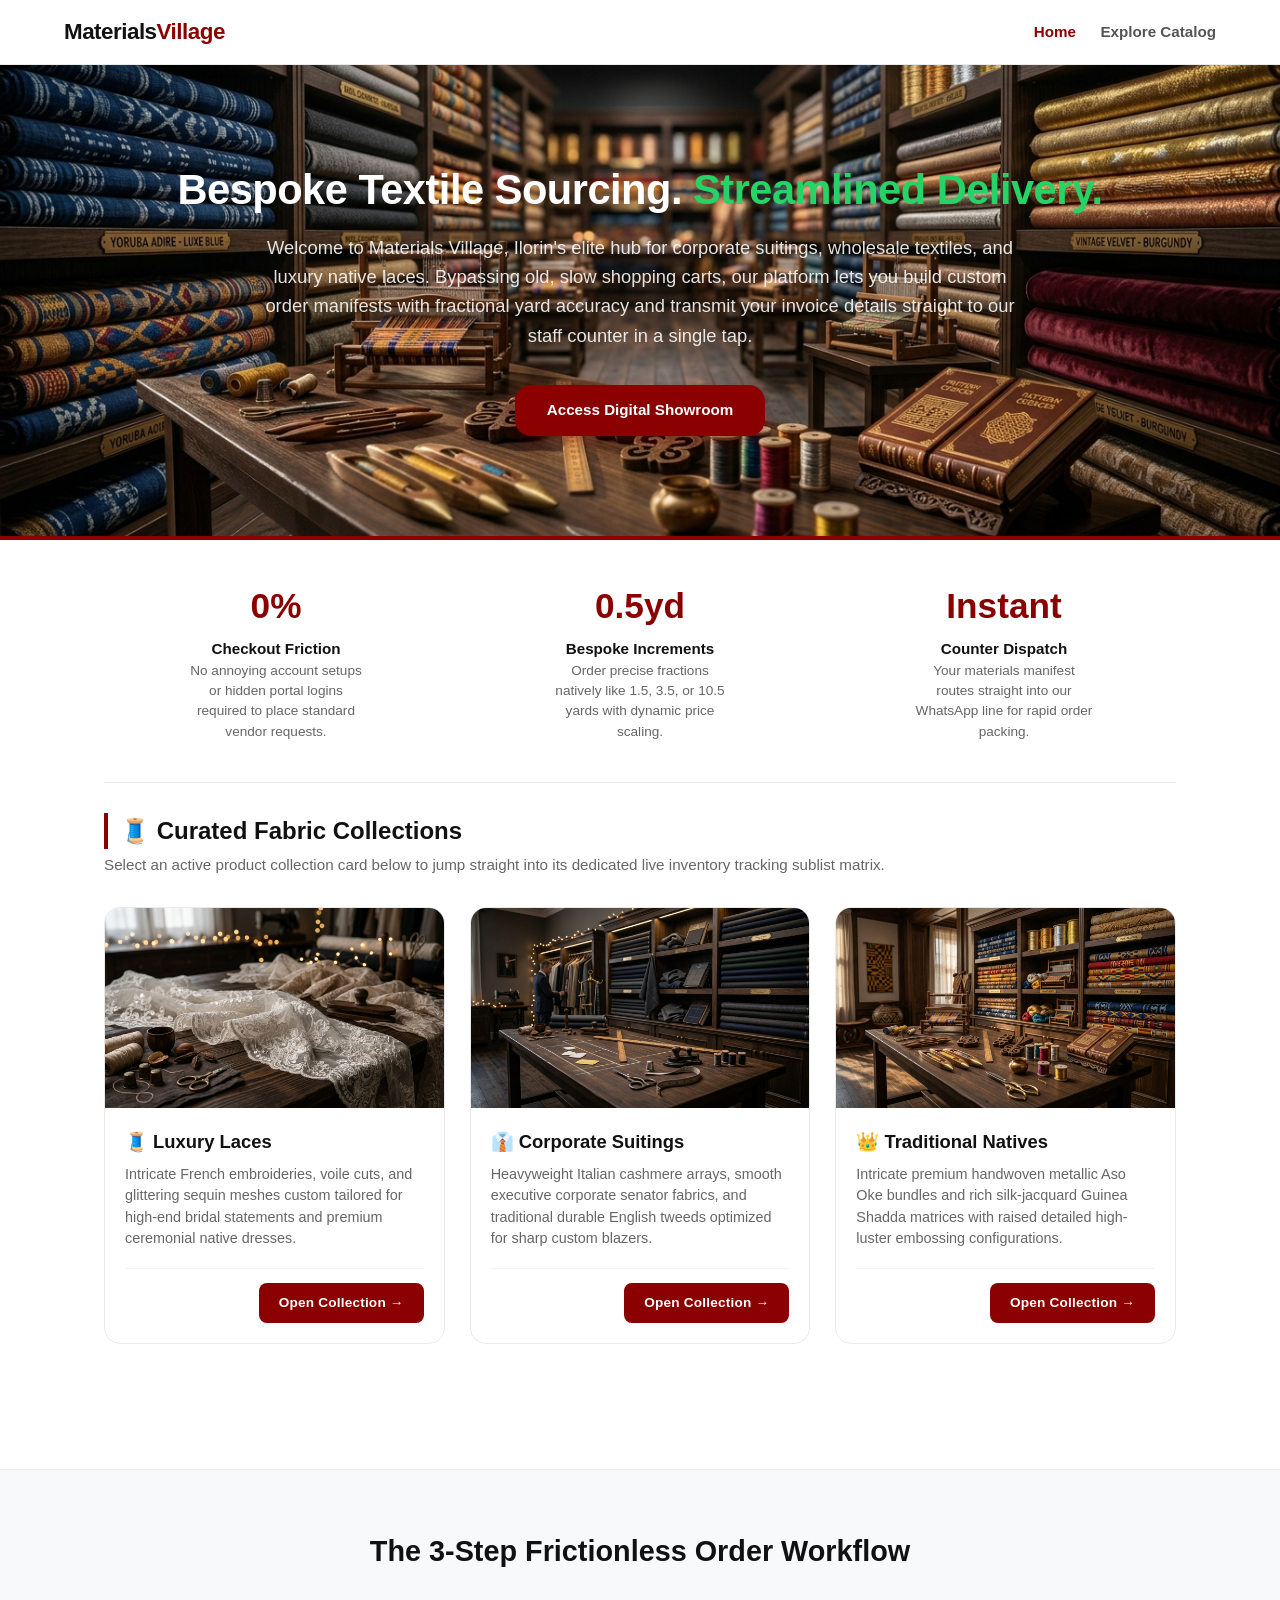
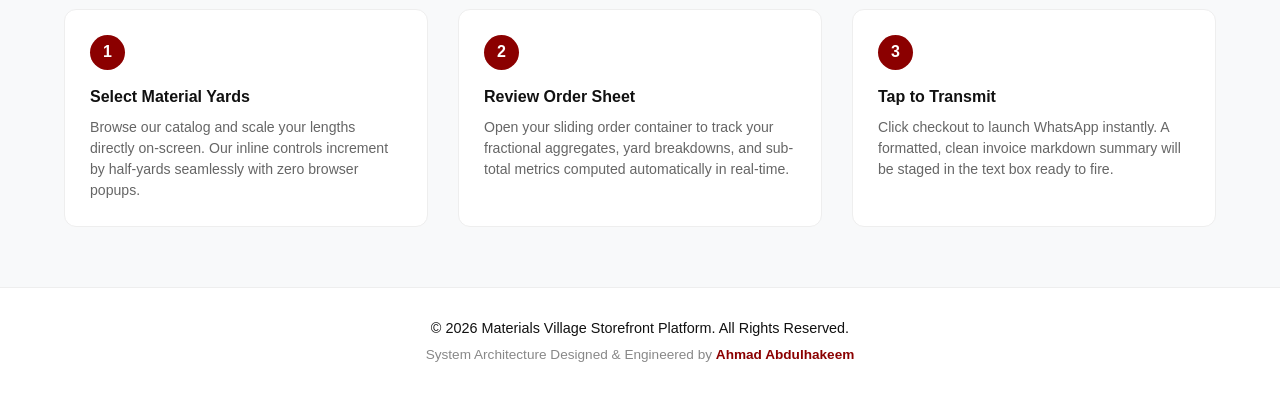
<file: index.html>
<!DOCTYPE html>
<html lang="en">
<head>
    <meta charset="UTF-8">
    <meta name="viewport" content="width=device-width, initial-scale=1.0">
    <title>Materials Village | Premium Textiles Platform</title>
    <link rel="stylesheet" href="style.css">
    <!-- Essential Open Graph Protocol Meta Tags -->
    <meta property="og:title" content="Materials Village | Premium Textiles B2B Platform">
    <meta property="og:description" content="Browse premium fabrics, build custom order manifests, and route your textile orders straight to our sales counter via WhatsApp with zero signup friction.">
    <meta property="og:type" content="website">
    <meta property="og:url" content="https://github.io">
    <meta property="og:image" content="https://github.ioimages/og-preview.jfif">
    <meta property="og:image:width" content="1200">
    <meta property="og:image:height" content="630">
    <link rel="icon" type="image/png" href="images/favicon.jfif">
</head>
<body>

    <!-- Main Navigation Header Interface -->
    <header>
        <div class="logo">Materials<span>Village</span></div>
        <nav>
            <a href="index.html" class="active">Home</a>
            <a href="catalog.html">Explore Catalog</a>
        </nav>
    </header>

    <!-- Polished Professional Hero Module -->
    <section class="hero">
        <h1>Bespoke Textile Sourcing. <span class="whatsapp-color">Streamlined Delivery.</span></h1>
        <p>Welcome to Materials Village, Ilorin's elite hub for corporate suitings, wholesale textiles, and luxury native laces. Bypassing old, slow shopping carts, our platform lets you build custom order manifests with fractional yard accuracy and transmit your invoice details straight to our staff counter in a single tap.</p>
        <a href="catalog.html" class="cta-btn">Access Digital Showroom</a>
    </section>

    <!-- Value Proposition Trust Banner -->
    <section class="menu-container" style="padding-top: 40px; padding-bottom: 20px; text-align: center;">
        <div style="display: grid; grid-template-columns: repeat(auto-fit, minmax(220px, 1fr)); gap: 20px; border-bottom: 1px solid #EAEAEA; padding-bottom: 40px;">
            <div>
                <h2 style="color: var(--primary-color); font-size: 2.2rem; font-weight: 800;">0%</h2>
                <p style="font-weight: 700; font-size: 0.95rem; margin-top: 5px;">Checkout Friction</p>
                <p style="font-size: 0.85rem; color: #666; max-width: 180px; margin: 0 auto;">No annoying account setups or hidden portal logins required to place standard vendor requests.</p>
            </div>
            <div>
                <h2 style="color: var(--primary-color); font-size: 2.2rem; font-weight: 800;">0.5yd</h2>
                <p style="font-weight: 700; font-size: 0.95rem; margin-top: 5px;">Bespoke Increments</p>
                <p style="font-size: 0.85rem; color: #666; max-width: 180px; margin: 0 auto;">Order precise fractions natively like 1.5, 3.5, or 10.5 yards with dynamic price scaling.</p>
            </div>
            <div>
                <h2 style="color: var(--primary-color); font-size: 2.2rem; font-weight: 800;">Instant</h2>
                <p style="font-weight: 700; font-size: 0.95rem; margin-top: 5px;">Counter Dispatch</p>
                <p style="font-size: 0.85rem; color: #666; max-width: 180px; margin: 0 auto;">Your materials manifest routes straight into our WhatsApp line for rapid order packing.</p>
            </div>
        </div>
    </section>

    <!-- Curated Collection Directory Grid -->
    <main class="menu-container" style="padding-top: 10px;">
        <div class="menu-category">
            <h2 class="category-title">🧵 Curated Fabric Collections</h2>
            <p style="color: #666; margin-bottom: 30px; margin-top: -15px; font-size: 0.95rem;">Select an active product collection card below to jump straight into its dedicated live inventory tracking sublist matrix.</p>
            
            <div class="menu-grid">
                <!-- Category Collection Block A -->
                <div class="food-card">
                    <div class="image-wrapper"><img src="images/bg-laces.jfif" alt="Luxury Laces" class="food-img" loading="lazy"></div>
                    <div class="food-info">
                        <h3>🧵 Luxury Laces</h3>
                        <p class="description">Intricate French embroideries, voile cuts, and glittering sequin meshes custom tailored for high-end bridal statements and premium ceremonial native dresses.</p>
                        <div class="price-row" style="justify-content: flex-end;">
                            <a href="catalog.html?category=laces" class="add-to-cart-btn" style="text-decoration: none; text-align: center;">Open Collection &rarr;</a>
                        </div>
                    </div>
                </div>

                <!-- Category Collection Block B -->
                <div class="food-card">
                    <div class="image-wrapper"><img src="images/bg-suitings.jfif" alt="Corporate Suitings" class="food-img" loading="lazy"></div>
                    <div class="food-info">
                        <h3>👔 Corporate Suitings</h3>
                        <p class="description">Heavyweight Italian cashmere arrays, smooth executive corporate senator fabrics, and traditional durable English tweeds optimized for sharp custom blazers.</p>
                        <div class="price-row" style="justify-content: flex-end;">
                            <a href="catalog.html?category=suitings" class="add-to-cart-btn" style="text-decoration: none; text-align: center;">Open Collection &rarr;</a>
                        </div>
                    </div>
                </div>

                <!-- Category Collection Block C -->
                <div class="food-card">
                    <div class="image-wrapper"><img src="images/bg-natives.jfif" alt="Traditional Natives" class="food-img" loading="lazy"></div>
                    <div class="food-info">
                        <h3>👑 Traditional Natives</h3>
                        <p class="description">Intricate premium handwoven metallic Aso Oke bundles and rich silk-jacquard Guinea Shadda matrices with raised detailed high-luster embossing configurations.</p>
                        <div class="price-row" style="justify-content: flex-end;">
                            <a href="catalog.html?category=natives" class="add-to-cart-btn" style="text-decoration: none; text-align: center;">Open Collection &rarr;</a>
                        </div>
                    </div>
                </div>
            </div>
        </div>
    </main>

    <!-- The 3-Step Frictionless Order Workflow -->
    <section style="background-color: var(--light-color); padding: 60px 5%; border-top: 1px solid #EAEAEA;">
        <div style="max-width: 1200px; margin: 0 auto; text-align: center;">
            <h2 style="font-size: 1.8rem; font-weight: 800; margin-bottom: 35px;">The 3-Step Frictionless Order Workflow</h2>
            <div style="display: grid; grid-template-columns: repeat(auto-fit, minmax(260px, 1fr)); gap: 30px; text-align: left;">
                <div style="background: var(--white); padding: 25px; border-radius: 12px; border: 1px solid #EEE;">
                    <div style="background: var(--primary-color); color: white; width: 35px; height: 35px; border-radius: 50%; display: flex; align-items: center; justify-content: center; font-weight: bold; margin-bottom: 15px;">1</div>
                    <h4 style="margin-bottom: 8px; font-weight: 700;">Select Material Yards</h4>
                    <p style="font-size: 0.88rem; color: #666; line-height: 1.5;">Browse our catalog and scale your lengths directly on-screen. Our inline controls increment by half-yards seamlessly with zero browser popups.</p>
                </div>
                <div style="background: var(--white); padding: 25px; border-radius: 12px; border: 1px solid #EEE;">
                    <div style="background: var(--primary-color); color: white; width: 35px; height: 35px; border-radius: 50%; display: flex; align-items: center; justify-content: center; font-weight: bold; margin-bottom: 15px;">2</div>
                    <h4 style="margin-bottom: 8px; font-weight: 700;">Review Order Sheet</h4>
                    <p style="font-size: 0.88rem; color: #666; line-height: 1.5;">Open your sliding order container to track your fractional aggregates, yard breakdowns, and sub-total metrics computed automatically in real-time.</p>
                </div>
                <div style="background: var(--white); padding: 25px; border-radius: 12px; border: 1px solid #EEE;">
                    <div style="background: var(--primary-color); color: white; width: 35px; height: 35px; border-radius: 50%; display: flex; align-items: center; justify-content: center; font-weight: bold; margin-bottom: 15px;">3</div>
                    <h4 style="margin-bottom: 8px; font-weight: 700;">Tap to Transmit</h4>
                    <p style="font-size: 0.88rem; color: #666; line-height: 1.5;">Click checkout to launch WhatsApp instantly. A formatted, clean invoice markdown summary will be staged in the text box ready to fire.</p>
                </div>
            </div>
        </div>
    </section>

    <!-- Branded Corporate Footer Section with Developer Credit Signature -->
    <footer>
        <p>&copy; 2026 Materials Village Storefront Platform. All Rights Reserved.</p>
        <p style="margin-top: 5px; font-size: 0.85rem; color: #888;">System Architecture Designed & Engineered by <strong style="color: var(--primary-color);">Ahmad Abdulhakeem</strong></p>
    </footer>

    <script src="script.js"></script>
</body>
</html>
</file>
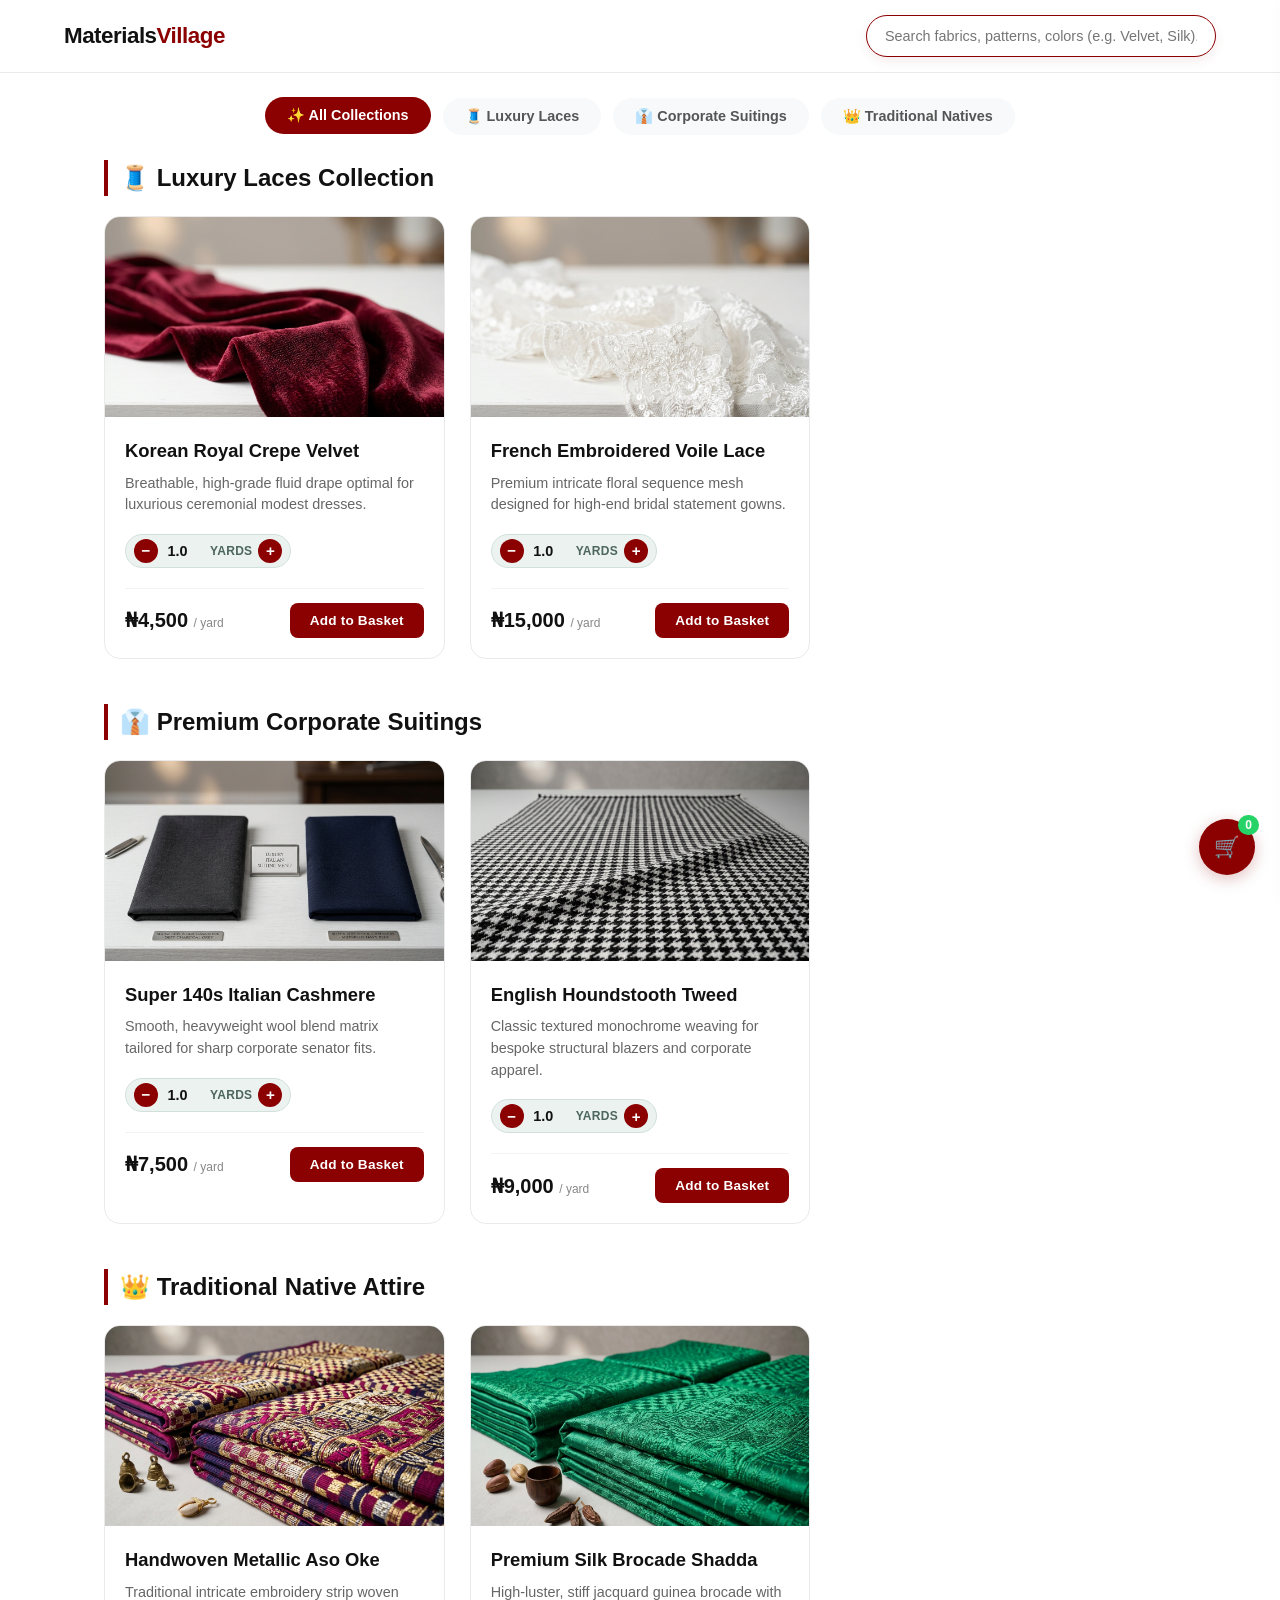
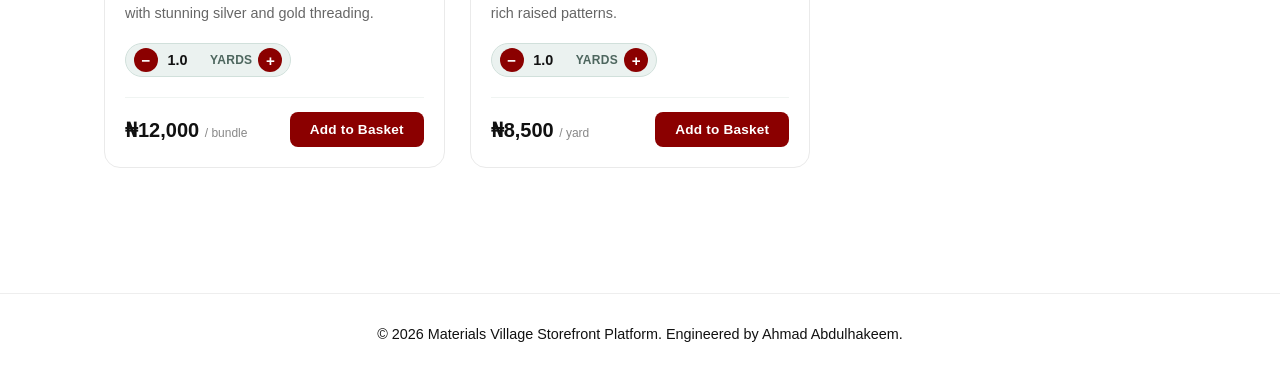
<file: catalog.html>
<!DOCTYPE html>
<html lang="en">
<head>
    <meta charset="UTF-8">
    <meta name="viewport" content="width=device-width, initial-scale=1.0">
    <title>Catalog Matrix | Materials Village</title>
    <link rel="stylesheet" href="style.css">
    <link rel="icon" type="image/png" href="images/favicon.png">
</head>
<body>

    <!-- Header Navigation Interface -->
    <header>
        <div class="logo"><a href="index.html" style="text-decoration:none; color:inherit;">Materials<span>Village</span></a></div>
        <div class="search-wrapper">
            <input type="text" id="catalog-search" placeholder="Search fabrics, patterns, colors (e.g. Velvet, Silk)..." autofocus>
        </div>
    </header>

    <!-- Collection Navigation Filter Tabs -->
    <div class="tab-container">
        <button class="tab-btn active" data-category="all">✨ All Collections</button>
        <button class="tab-btn" data-category="laces">🧵 Luxury Laces</button>
        <button class="tab-btn" data-category="suitings">👔 Corporate Suitings</button>
        <button class="tab-btn" data-category="natives">👑 Traditional Natives</button>
    </div>

    <!-- Main Inventory Container -->
    <main class="menu-container">

        <!-- SEARCH FALLBACK EMPTY STATE CARD -->
        <div id="search-fallback" class="search-fallback-card" style="display: none;">
            <div class="fallback-icon">🔍</div>
            <h3>Material Not Found</h3>
            <p>We couldn't find any fabrics matching that keyword. Try checking your spelling or explore another collection category.</p>
            <button id="reset-catalog-btn" class="cta-btn" style="margin-top: 15px; padding: 10px 22px; font-size: 0.85rem;">Clear Search & View All</button>
        </div>

        <!-- COLLECTION BLOCK A: LACES -->
        <section class="menu-category" data-section-category="laces">
            <h2 class="category-title">🧵 Luxury Laces Collection</h2>
            <div class="menu-grid">
                
                <div class="food-card" data-name="Korean Royal Crepe Velvet" data-price="4500" data-category="laces">
                    <div class="image-wrapper"><img src="images/velvet.jfif" alt="Velvet" class="food-img" loading="lazy"></div>
                    <div class="food-info">
                        <h3>Korean Royal Crepe Velvet</h3>
                        <p class="description">Breathable, high-grade fluid drape optimal for luxurious ceremonial modest dresses.</p>
                        
                        <div class="quantity-control-wrapper">
                            <button class="step-btn minus-btn">&minus;</button>
                            <input type="number" class="quantity-input" value="1.0" step="0.5" min="0.5" readonly>
                            <span class="unit-label">yards</span>
                            <button class="step-btn plus-btn">+</button>
                        </div>

                        <div class="price-row">
                            <span class="price">₦4,500 <small>/ yard</small></span>
                            <button class="add-to-cart-btn">Add to Basket</button>
                        </div>
                    </div>
                </div>

                <div class="food-card" data-name="French Embroidered Voile Lace" data-price="15000" data-category="laces">
                    <div class="image-wrapper"><img src="images/lace.jfif" alt="French Lace" class="food-img" loading="lazy"></div>
                    <div class="food-info">
                        <h3>French Embroidered Voile Lace</h3>
                        <p class="description">Premium intricate floral sequence mesh designed for high-end bridal statement gowns.</p>
                        
                        <div class="quantity-control-wrapper">
                            <button class="step-btn minus-btn">&minus;</button>
                            <input type="number" class="quantity-input" value="1.0" step="0.5" min="0.5" readonly>
                            <span class="unit-label">yards</span>
                            <button class="step-btn plus-btn">+</button>
                        </div>

                        <div class="price-row">
                            <span class="price">₦15,000 <small>/ yard</small></span>
                            <button class="add-to-cart-btn">Add to Basket</button>
                        </div>
                    </div>
                </div>

            </div>
        </section>

        <!-- COLLECTION BLOCK B: SUITINGS -->
        <section class="menu-category" data-section-category="suitings">
            <h2 class="category-title">👔 Premium Corporate Suitings</h2>
            <div class="menu-grid">

                <div class="food-card" data-name="Super 140s Italian Cashmere" data-price="7500" data-category="suitings">
                    <div class="image-wrapper"><img src="images/cahsmere.jfif" alt="Cashmere" class="food-img" loading="lazy"></div>
                    <div class="food-info">
                        <h3>Super 140s Italian Cashmere</h3>
                        <p class="description">Smooth, heavyweight wool blend matrix tailored for sharp corporate senator fits.</p>
                        
                        <div class="quantity-control-wrapper">
                            <button class="step-btn minus-btn">&minus;</button>
                            <input type="number" class="quantity-input" value="1.0" step="0.5" min="0.5" readonly>
                            <span class="unit-label">yards</span>
                            <button class="step-btn plus-btn">+</button>
                        </div>

                        <div class="price-row">
                            <span class="price">₦7,500 <small>/ yard</small></span>
                            <button class="add-to-cart-btn">Add to Basket</button>
                        </div>
                    </div>
                </div>

                <div class="food-card" data-name="English Houndstooth Tweed" data-price="9000" data-category="suitings">
                    <div class="image-wrapper"><img src="images/tweed.jfif" alt="Tweed" class="food-img" loading="lazy"></div>
                    <div class="food-info">
                        <h3>English Houndstooth Tweed</h3>
                        <p class="description">Classic textured monochrome weaving for bespoke structural blazers and corporate apparel.</p>
                        
                        <div class="quantity-control-wrapper">
                            <button class="step-btn minus-btn">&minus;</button>
                            <input type="number" class="quantity-input" value="1.0" step="0.5" min="0.5" readonly>
                            <span class="unit-label">yards</span>
                            <button class="step-btn plus-btn">+</button>
                        </div>

                        <div class="price-row">
                            <span class="price">₦9,000 <small>/ yard</small></span>
                            <button class="add-to-cart-btn">Add to Basket</button>
                        </div>
                    </div>
                </div>

            </div>
        </section>

        <!-- COLLECTION BLOCK C: NATIVES -->
        <section class="menu-category" data-section-category="natives">
            <h2 class="category-title">👑 Traditional Native Attire</h2>
            <div class="menu-grid">

                <div class="food-card" data-name="Handwoven Metallic Aso Oke" data-price="12000" data-category="natives">
                    <div class="image-wrapper"><img src="images/Aso-oke.jfif" alt="Aso Oke" class="food-img" loading="lazy"></div>
                    <div class="food-info">
                        <h3>Handwoven Metallic Aso Oke</h3>
                        <p class="description">Traditional intricate embroidery strip woven with stunning silver and gold threading.</p>
                        
                        <div class="quantity-control-wrapper">
                            <button class="step-btn minus-btn">&minus;</button>
                            <input type="number" class="quantity-input" value="1.0" step="0.5" min="0.5" readonly>
                            <span class="unit-label">yards</span>
                            <button class="step-btn plus-btn">+</button>
                        </div>

                        <div class="price-row">
                            <span class="price">₦12,000 <small>/ bundle</small></span>
                            <button class="add-to-cart-btn">Add to Basket</button>
                        </div>
                    </div>
                </div>

                <div class="food-card" data-name="Premium Silk Brocade Shadda" data-price="8500" data-category="natives">
                    <div class="image-wrapper"><img src="images/brocade.jfif" alt="Brocade" class="food-img" loading="lazy"></div>
                    <div class="food-info">
                        <h3>Premium Silk Brocade Shadda</h3>
                        <p class="description">High-luster, stiff jacquard guinea brocade with rich raised patterns.</p>
                        
                        <div class="quantity-control-wrapper">
                            <button class="step-btn minus-btn">&minus;</button>
                            <input type="number" class="quantity-input" value="1.0" step="0.5" min="0.5" readonly>
                            <span class="unit-label">yards</span>
                            <button class="step-btn plus-btn">+</button>
                        </div>

                        <div class="price-row">
                            <span class="price">₦8,500 <small>/ yard</small></span>
                            <button class="add-to-cart-btn">Add to Basket</button>
                        </div>
                    </div>
                </div>

            </div>
        </section>
        </main>
    <!-- Basket Module Slider Drawer -->
    <div id="cart-drawer" class="cart-drawer">
        <div class="cart-header">
            <h3>Material Order Sheet</h3>
            <span id="close-cart" class="close-cart-btn">&times;</span>
        </div>
        <div id="cart-items-container" class="cart-items-list">
            <p class="empty-cart-msg">Your basket is empty. Select fabrics to build your manifest.</p>
        </div>
        <div class="cart-footer">
            <div class="total-row"><span>Total Invoice:</span><span id="cart-total-price">₦0</span></div>
            <button id="whatsapp-checkout-btn" class="checkout-btn" disabled>Send Order Manifest via WhatsApp</button>
        </div>
    </div>

    <!-- Floating Basket Launcher -->
    <button id="floating-cart-badge" class="floating-cart-icon">🛒 <span id="cart-count">0</span></button>

    <footer>
        <p>&copy; 2026 Materials Village Storefront Platform. Engineered by Ahmad Abdulhakeem.</p>
    </footer>

    <script src="script.js"></script>
</body>
</html>
</file>
<file: style.css>
/* ==========================================================================
   1. TOKENS & RESET ARCHITECTURE
   ========================================================================== */
:root {
    --primary-color: #8B0000;    /* Deep Crimson Accent */
    --accent-color: #25D366;     /* Secure WhatsApp Green */
    --dark-color: #111111;       /* Sleek Typography Slate */
    --light-color: #F8F9FA;      /* Pure Minimal Section Mattes */
    --white: #FFFFFF;
    --border-radius: 16px;
    --transition: all 0.3s cubic-bezier(0.25, 0.8, 0.25, 1);
}

* {
    margin: 0;
    padding: 0;
    box-sizing: border-box;
}

body {
    font-family: -apple-system, BlinkMacSystemFont, 'Segoe UI', Roboto, Helvetica, Arial, sans-serif;
    color: var(--dark-color);
    background-color: var(--white);
    line-height: 1.5;
}

/* ==========================================================================
   2. STICKY INTERFACE HEADER & SEARCH MODULE
   ========================================================================== */
header {
    display: flex;
    justify-content: space-between;
    align-items: center;
    padding: 15px 5%;
    background: var(--white);
    border-bottom: 1px solid #EAEAEA;
    position: sticky;
    top: 0;
    z-index: 1000;
}

.logo {
    font-size: 1.4rem;
    font-weight: 800;
    letter-spacing: -0.5px;
}

.logo span {
    color: var(--primary-color);
}

.search-wrapper input {
    width: 280px;
    padding: 12px 18px;
    border-radius: 30px;
    border: 1px solid #DCDCDC;
    font-size: 0.9rem;
    outline: none;
    transition: var(--transition);
}

.search-wrapper input:focus {
    border-color: var(--primary-color);
    width: 350px;
    box-shadow: 0 4px 12px rgba(139, 0, 0, 0.08);
}

/* ==========================================================================
   3. TAB NAVIGATION WRAPPERS
   ========================================================================== */
.tab-container {
    display: flex;
    justify-content: center;
    gap: 12px;
    padding: 25px 20px 5px;
    overflow-x: auto;
    white-space: nowrap;
}

.tab-btn {
    background: var(--light-color);
    border: none;
    padding: 10px 22px;
    border-radius: 25px;
    font-weight: 600;
    font-size: 0.9rem;
    color: #555555;
    cursor: pointer;
    transition: var(--transition);
}

.tab-btn.active, .tab-btn:hover {
    background: var(--primary-color);
    color: var(--white);
    transform: translateY(-1px);
}

/* ==========================================================================
   4. GRID CONTROLLERS & CARDS
   ========================================================================== */
.menu-container {
    max-width: 1200px;
    margin: 0 auto;
    padding: 20px 5% 80px;
}

.menu-category {
    margin-bottom: 45px;
}

.category-title {
    font-size: 1.5rem;
    font-weight: 700;
    margin-bottom: 20px;
    border-left: 4px solid var(--primary-color);
    padding-left: 12px;
}

.menu-grid {
    display: grid;
    grid-template-columns: repeat(auto-fill, minmax(300px, 1fr));
    gap: 25px;
}

.food-card {
    background-color: var(--white);
    border-radius: var(--border-radius);
    border: 1px solid #EAEAEA;
    overflow: hidden;
    transition: var(--transition);
}

.food-card:hover {
    transform: translateY(-4px);
    box-shadow: 0 12px 24px rgba(0,0,0,0.06);
}

.image-wrapper {
    width: 100%;
    height: 200px;
    background: #F0F0F0;
    overflow: hidden;
}

.food-img {
    width: 100%;
    height: 100%;
    object-fit: cover;
    transition: var(--transition);
}

.food-card:hover .food-img {
    transform: scale(1.04);
}

.food-info {
    padding: 20px;
}

.food-info h3 {
    font-size: 1.15rem;
    font-weight: 700;
    margin-bottom: 8px;
}

.description {
    font-size: 0.9rem;
    color: #666666;
    margin-bottom: 18px;
    min-height: 42px;
}

.price-row {
    display: flex;
    justify-content: space-between;
    align-items: center;
}

.price {
    font-size: 1.25rem;
    font-weight: 800;
}

.price small {
    font-size: 0.75rem;
    color: #888;
    font-weight: 400;
}

.add-to-cart-btn {
    background-color: var(--primary-color);
    color: var(--white);
    border: none;
    padding: 10px 16px;
    border-radius: 8px;
    font-weight: 600;
    font-size: 0.85rem;
    cursor: pointer;
    transition: var(--transition);
}

.add-to-cart-btn:hover {
    background-color: #B22222;
}

/* ==========================================================================
   5. INTERACTIVE BASKET INTERFACES
   ========================================================================== */
.floating-cart-icon {
    position: fixed;
    bottom: 25px;
    right: 25px;
    background-color: var(--primary-color);
    color: var(--white);
    border: none;
    width: 56px;
    height: 56px;
    border-radius: 50%;
    font-size: 1.3rem;
    cursor: pointer;
    box-shadow: 0 4px 16px rgba(139,0,0,0.25);
    display: flex;
    justify-content: center;
    align-items: center;
    z-index: 1500;
    transition: var(--transition);
}

.floating-cart-icon:hover {
    transform: scale(1.08);
}

#cart-count {
    position: absolute;
    top: -4px;
    right: -4px;
    background-color: var(--accent-color);
    font-size: 0.75rem;
    font-weight: 700;
    padding: 3px 7px;
    border-radius: 10px;
}

.cart-drawer {
    position: fixed;
    top: 0;
    right: -400px;
    width: 380px;
    height: 100vh;
    background-color: var(--white);
    box-shadow: -6px 0 24px rgba(0,0,0,0.1);
    z-index: 2000;
    display: flex;
    flex-direction: column;
    transition: right 0.4s cubic-bezier(0.16, 1, 0.3, 1);
}

.cart-drawer.open {
    right: 0;
}

.cart-header {
    padding: 20px;
    border-bottom: 1px solid #EEE;
    display: flex;
    justify-content: space-between;
    align-items: center;
}

.close-cart-btn {
    font-size: 1.6rem;
    cursor: pointer;
    color: #999;
}

.cart-items-list {
    flex: 1;
    overflow-y: auto;
    padding: 20px;
}

.empty-cart-msg {
    text-align: center;
    color: #999;
    margin-top: 50px;
    font-size: 0.9rem;
}

.cart-item-row {
    display: flex;
    justify-content: space-between;
    align-items: center;
    padding: 12px 0;
    border-bottom: 1px solid #F5F5F5;
}

.cart-item-details h4 {
    font-size: 0.9rem;
    margin-bottom: 2px;
}

.cart-item-details span {
    font-size: 0.8rem;
    color: #777;
}

.remove-btn {
    background: none;
    border: none;
    color: #CC0000;
    font-size: 1.1rem;
    font-weight: 700;
    cursor: pointer;
    padding: 5px;
}

.cart-footer {
    padding: 20px;
    background-color: var(--light-color);
    border-top: 1px solid #EAEAEA;
}

.total-row {
    display: flex;
    justify-content: space-between;
    font-weight: 700;
    font-size: 1.1rem;
    margin-bottom: 15px;
}

.checkout-btn {
    width: 100%;
    background-color: var(--accent-color);
    color: var(--white);
    border: none;
    padding: 12px;
    border-radius: 10px;
    font-weight: 700;
    font-size: 0.95rem;
    cursor: pointer;
    transition: var(--transition);
}

.checkout-btn:disabled {
    background-color: #CCC;
    cursor: not-allowed;
}

/* ==========================================================================
   6. RESPONSIVE MEDIA QUERIES
   ========================================================================== */
@media (max-width: 650px) {
    header {
        flex-direction: column;
        gap: 12px;
        padding: 15px 20px;
    }
    .search-wrapper input {
        width: 100%;
        max-width: 320px;
    }
    .search-wrapper input:focus {
        width: 100%;
        max-width: 340px;
    }
    .cart-drawer {
        width: 100vw;
        right: -100vw;
    }
}
footer {
    text-align: center;
    padding: 30px;
    border-top: 1px solid #EEE;
    font-size: 0.9rem;
}
/* ==========================================================================
   7. HOME DIRECTORY COLLECTION BLOCKS
   ========================================================================== */
.home-collections {
    padding: 60px 5%;
    max-width: 1200px;
    margin: 0 auto;
    text-align: center;
}

.section-title {
    font-size: 2rem;
    font-weight: 800;
    margin-bottom: 8px;
    letter-spacing: -0.5px;
}

.section-subtitle {
    color: #666;
    margin-bottom: 40px;
    font-size: 1.05rem;
}

.collection-directory {
    display: grid;
    grid-template-columns: repeat(auto-fit, minmax(320px, 1fr));
    gap: 30px;
}

.collection-card {
    position: relative;
    border-radius: var(--border-radius);
    padding: 40px 30px;
    text-align: left;
    color: var(--white);
    overflow: hidden;
    min-height: 240px;
    display: flex;
    align-items: flex-end;
    box-shadow: 0 4px 15px rgba(0,0,0,0.05);
    transition: var(--transition);
}

.collection-card:hover {
    transform: translateY(-5px);
    box-shadow: 0 12px 30px rgba(0,0,0,0.15);
}

.card-bg-mask {
    position: absolute;
    top: 0;
    left: 0;
    width: 100%;
    height: 100%;
    opacity: 0.92;
    z-index: 1;
    transition: var(--transition);
}

.collection-card:hover .card-bg-mask {
    opacity: 0.85;
}

.collection-content {
    position: relative;
    z-index: 2;
    width: 100%;
}

.collection-content h3 {
    font-size: 1.5rem;
    font-weight: 700;
    margin-bottom: 10px;
}

.collection-content p {
    font-size: 0.95rem;
    opacity: 0.85;
    margin-bottom: 25px;
    line-height: 1.5;
    min-height: 60px;
}

.explore-link {
    color: var(--white);
    text-decoration: none;
    font-weight: 700;
    font-size: 0.95rem;
    border-bottom: 2px solid rgba(255,255,255,0.3);
    padding-bottom: 4px;
    transition: var(--transition);
}

.collection-card:hover .explore-link {
    border-bottom-color: var(--white);
    padding-left: 5px;
}

header nav a {
    text-decoration: none;
    color: #555;
    font-weight: 600;
    margin-left: 20px;
    font-size: 0.95rem;
    transition: var(--transition);
}

header nav a.active, header nav a:hover {
    color: var(--primary-color);
}
/* ==========================================================================
   EXPLICIT HERO SECTIONS & CALL-TO-ACTION BUTTON STYLES
   ========================================================================== */
.hero {
    background:
                url('images/bg-hero.jfif') center/cover no-repeat;
    color: var(--white);
    text-align: center;
    padding: 100px 24px;
    border-bottom: 4px solid var(--primary-color);
}

.hero h1 {
    font-size: 2.6rem;
    font-weight: 800;
    margin-bottom: 18px;
    letter-spacing: -0.5px;
    line-height: 1.2;
}

.hero .whatsapp-color {
    color: var(--accent-color);
}

.hero p {
    font-size: 1.15rem;
    max-width: 750px;
    margin: 0 auto 35px;
    opacity: 0.88;
    line-height: 1.6;
}

/* Base style mapping for your main action buttons */
.cta-btn {
    display: inline-block;
    background-color: var(--primary-color);
    color: var(--white);
    padding: 14px 32px;
    text-decoration: none;
    border-radius: var(--border-radius);
    font-weight: 700;
    font-size: 0.95rem;
    transition: var(--transition);
    border: none;
    cursor: pointer;
    box-shadow: 0 4px 14px rgba(139, 0, 0, 0.3);
}

.cta-btn:hover {
    background-color: #B22222;
    transform: translateY(-2px);
    box-shadow: 0 6px 20px rgba(139, 0, 0, 0.4);
}

/* Custom alignment for collection card links to match template metrics */
.food-card .add-to-cart-btn {
    display: inline-block;
    width: auto;
    padding: 10px 20px;
    font-size: 0.85rem;
    font-weight: 700;
    letter-spacing: 0.2px;
}

/* ==========================================================================
   8. SEARCH FALLBACK EMPTY STATE DESIGN CARD
   ========================================================================== */
.search-fallback-card {
    background-color: var(--light-color);
    border: 1px dashed #CCCCCC;
    border-radius: var(--border-radius);
    padding: 50px 30px;
    text-align: center;
    max-width: 550px;
    margin: 40px auto;
}

.fallback-icon {
    font-size: 2.5rem;
    margin-bottom: 15px;
    opacity: 0.6;
}

.search-fallback-card h3 {
    font-size: 1.4rem;
    font-weight: 700;
    margin-bottom: 8px;
    color: var(--dark-color);
}

.search-fallback-card p {
    font-size: 0.95rem;
    color: #666666;
    line-height: 1.5;
    max-width: 420px;
    margin: 0 auto;
}

/* ==========================================================================
   MODERN COMPACT QUANTITY CONTROLLER (SEPARATE FROM BUTTON TARGETS)
   ========================================================================== */
.quantity-control-wrapper {
    display: inline-flex;
    align-items: center;
    background: #EBF2F0; /* Soft tint of luxury emerald */
    border: 1px solid #D1E0DB;
    border-radius: 20px; /* Fully rounded capsule */
    padding: 4px 8px;
    margin-bottom: 20px; /* Enforces spacing isolation from checkout row */
    gap: 6px;
}

.step-btn {
    background: var(--primary-color);
    color: var(--white);
    border: none;
    font-size: 0.95rem;
    font-weight: 700;
    cursor: pointer;
    width: 24px;
    height: 24px;
    border-radius: 50%; /* Perfect circle */
    display: flex;
    align-items: center;
    justify-content: center;
    transition: var(--transition);
}

.step-btn:hover {
    background-color: #17634D;
    transform: scale(1.05);
}

.quantity-input {
    width: 42px;
    text-align: center;
    border: none;
    background: none;
    font-size: 0.9rem;
    font-weight: 800;
    color: var(--dark-color);
    outline: none;
}

.unit-label {
    font-size: 0.75rem;
    font-weight: 600;
    color: #4D665E;
    margin-left: -2px;
    text-transform: uppercase;
    letter-spacing: 0.3px;
}

/* Adds strict clearance to avoid accidental double clicks on phone viewports */
.price-row {
    display: flex;
    justify-content: space-between;
    align-items: center;
    border-top: 1px solid #F0F4F2;
    padding-top: 14px;
}
</file>
